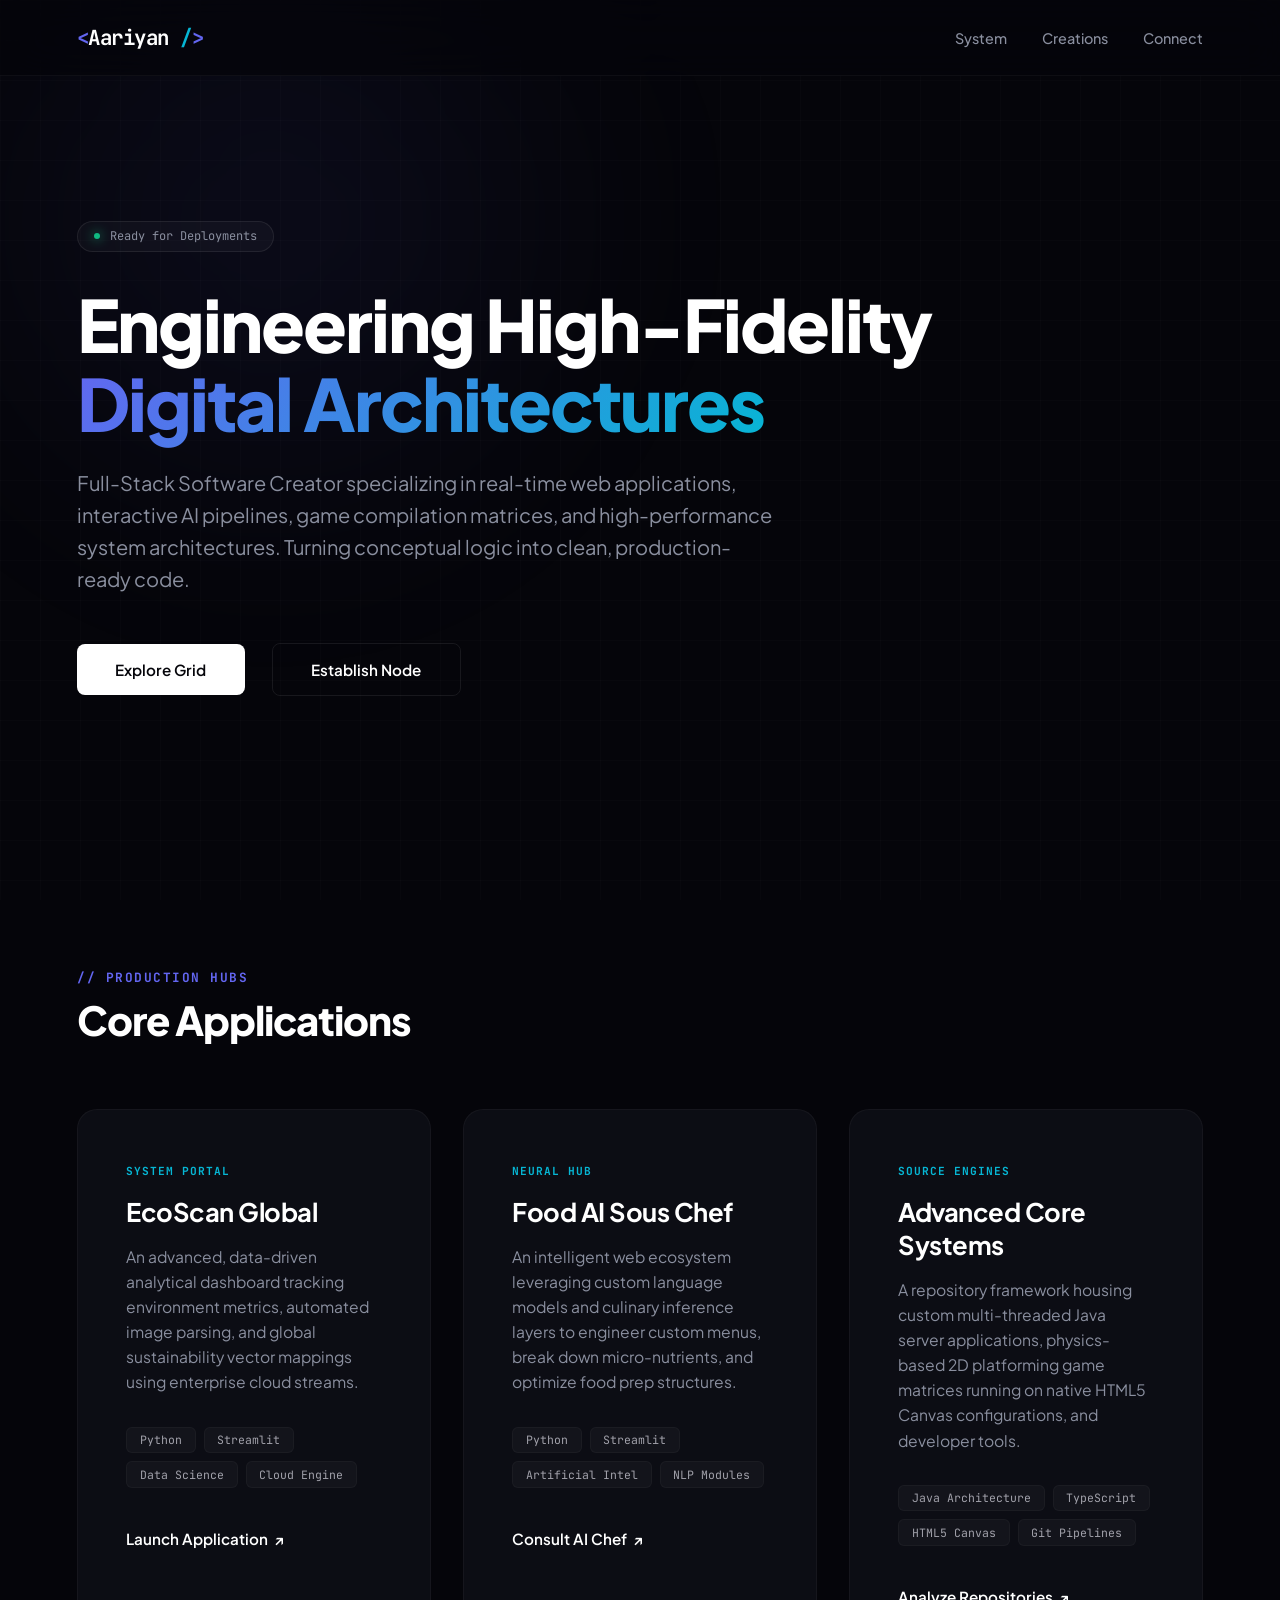
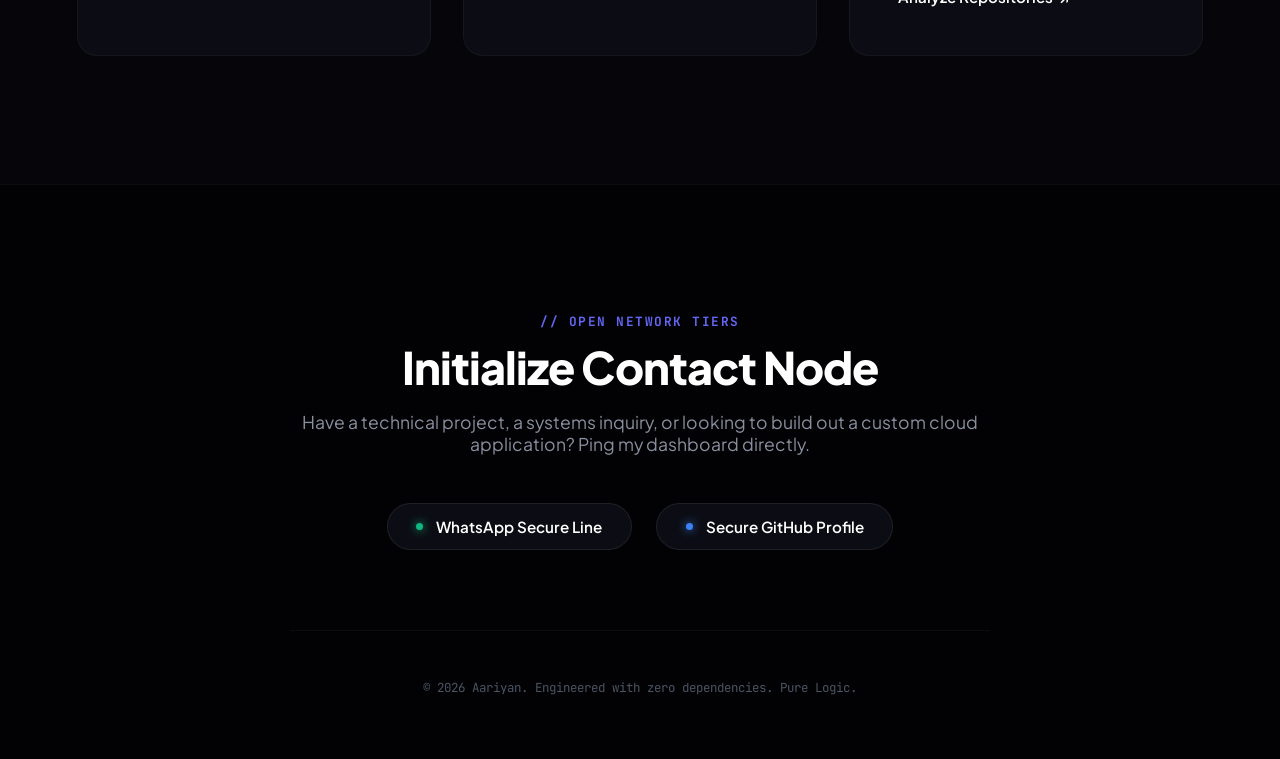
<file: index.html>
<!DOCTYPE html>
<html lang="en">
<head>
    <meta name="description" content="Aariyan - Full-Stack Developer & Software Creator. Portfolio featuring EcoScan Global, Food AI Sous Chef, and advanced system architectures.">
<meta name="keywords" content="Aariyan, Aariyan Portfolio, EcoScan Global, Food AI Sous Chef, Full-Stack Developer, Streamlit, Python Developer">
<meta name="author" content="Aariyan">
<meta name="robots" content="index, follow">
    <meta charset="UTF-8">
    <meta name="viewport" content="width=device-width, initial-scale=1.0">
    <title>Aariyan | Elite Software Engineer & Full-Stack Architect</title>
    <link rel="stylesheet" href="style.css">
    <link href="https://fonts.googleapis.com/css2?family=Plus+Jakarta+Sans:wght@400;500;600;700;800&family=JetBrains+Mono:wght@400;500;700&display=swap" rel="stylesheet">
</head>
<body>

    <div class="cyber-grid"></div>
    <div class="radial-glow"></div>

    <header>
        <div class="logo">
            <span class="bracket">&lt;</span>Aariyan <span class="accent-dot">/</span><span class="bracket">&gt;</span>
        </div>
        <nav>
            <a href="#about" class="nav-link">System</a>
            <a href="#projects" class="nav-link">Creations</a>
            <a href="#contact" class="nav-link">Connect</a>
        </nav>
    </header>

    <section class="hero-section" id="about">
        <div class="hero-container">
            <div class="status-badge scroll-animate">
                <span class="pulse-indicator"></span> Ready for Deployments
            </div>
            <h1 class="scroll-animate">Engineering High-Fidelity <span class="gradient-text">Digital Architectures</span></h1>
            <p class="hero-bio scroll-animate">
                Full-Stack Software Creator specializing in real-time web applications, interactive AI pipelines, game compilation matrices, and high-performance system architectures. Turning conceptual logic into clean, production-ready code.
            </p>
            <div class="hero-cta scroll-animate">
                <a href="#projects" class="btn primary-btn">Explore Grid</a>
                <a href="#contact" class="btn secondary-btn">Establish Node</a>
            </div>
        </div>
    </section>

    <section class="projects-section" id="projects">
        <div class="section-header scroll-animate">
            <span class="section-tag">// PRODUCTION HUBS</span>
            <h2>Core Applications</h2>
        </div>

        <div class="bento-grid">
            
            <div class="bento-card scroll-animate">
                <div class="card-glow"></div>
                <div class="card-content">
                    <div class="card-meta">
                        <span class="system-tag">SYSTEM PORTAL</span>
                    </div>
                    <h3>EcoScan Global</h3>
                    <p>An advanced, data-driven analytical dashboard tracking environment metrics, automated image parsing, and global sustainability vector mappings using enterprise cloud streams.</p>
                    <div class="tech-stack">
                        <span>Python</span>
                        <span>Streamlit</span>
                        <span>Data Science</span>
                        <span>Cloud Engine</span>
                    </div>
                    <a href="https://ecoscan-global.streamlit.app" target="_blank" class="launch-anchor">
                        Launch Application <span class="arrow">&nearr;</span>
                    </a>
                </div>
            </div>

            <div class="bento-card scroll-animate">
                <div class="card-glow"></div>
                <div class="card-content">
                    <div class="card-meta">
                        <span class="system-tag">NEURAL HUB</span>
                    </div>
                    <h3>Food AI Sous Chef</h3>
                    <p>An intelligent web ecosystem leveraging custom language models and culinary inference layers to engineer custom menus, break down micro-nutrients, and optimize food prep structures.</p>
                    <div class="tech-stack">
                        <span>Python</span>
                        <span>Streamlit</span>
                        <span>Artificial Intel</span>
                        <span>NLP Modules</span>
                    </div>
                    <a href="https://food-ai-sous-chef.streamlit.app" target="_blank" class="launch-anchor">
                        Consult AI Chef <span class="arrow">&nearr;</span>
                    </a>
                </div>
            </div>

            <div class="bento-card scroll-animate">
                <div class="card-glow"></div>
                <div class="card-content">
                    <div class="card-meta">
                        <span class="system-tag">SOURCE ENGINES</span>
                    </div>
                    <h3>Advanced Core Systems</h3>
                    <p>A repository framework housing custom multi-threaded Java server applications, physics-based 2D platforming game matrices running on native HTML5 Canvas configurations, and developer tools.</p>
                    <div class="tech-stack">
                        <span>Java Architecture</span>
                        <span>TypeScript</span>
                        <span>HTML5 Canvas</span>
                        <span>Git Pipelines</span>
                    </div>
                    <a href="https://github.com/Aariyan06012" target="_blank" class="launch-anchor">
                        Analyze Repositories <span class="arrow">&nearr;</span>
                    </a>
                </div>
            </div>

        </div>
    </section>

    <footer id="contact" class="scroll-animate">
        <div class="footer-container">
            <span class="section-tag">// OPEN NETWORK TIERS</span>
            <h2>Initialize Contact Node</h2>
            <p class="footer-desc">Have a technical project, a systems inquiry, or looking to build out a custom cloud application? Ping my dashboard directly.</p>
            
            <div class="contact-channels">
                <a href="https://wa.me/9967571216" target="_blank" class="contact-pill whatsapp-pill">
                    <span class="pill-dot green-dot"></span> WhatsApp Secure Line
                </a>
                <a href="https://github.com/Aariyan06012" target="_blank" class="contact-pill github-pill">
                    <span class="pill-dot blue-dot"></span> Secure GitHub Profile
                </a>
            </div>

            <div class="system-footer-meta">
                <p class="copyright">&copy; 2026 Aariyan. Engineered with zero dependencies. Pure Logic.</p>
            </div>
        </div>
    </footer>

    <script>
        const observerOptions = {
            root: null,
            rootMargin: '0px',
            threshold: 0.15
        };

        const observer = new IntersectionObserver((entries) => {
            entries.forEach(entry => {
                if (entry.isIntersecting) {
                    entry.target.classList.add('animate-visible');
                }
            });
        }, observerOptions);

        document.querySelectorAll('.scroll-animate').forEach((element) => {
            observer.observe(element);
        });
    </script>

</body>
</html>
</file>
<file: style.css>
/* ==========================================================================
   THE CYBER-GRID PREMIUM DESIGN SYSTEM
   ========================================================================== */

:root {
    --bg-black: #05050a;
    --bg-surface: #0c0d14;
    --bg-surface-elevated: #121420;
    --border-dim: rgba(255, 255, 255, 0.04);
    --border-bright: rgba(255, 255, 255, 0.08);
    
    /* Neon Color Arrays */
    --text-pure: #ffffff;
    --text-dim: #8a8f9f;
    --cyan-glow: #06b6d4;
    --violet-glow: #6366f1;
    --neon-gradient: linear-gradient(135deg, #6366f1 0%, #06b6d4 100%);
    
    /* Hardware Accelerated Spring Physics Curve */
    --spring-transition: all 0.6s cubic-bezier(0.25, 1, 0.5, 1);
}

/* --- Base Framework Elements --- */
* {
    margin: 0;
    padding: 0;
    box-sizing: border-box;
    scroll-behavior: smooth;
}

body {
    background-color: var(--bg-black);
    color: var(--text-pure);
    font-family: 'Plus Jakarta Sans', sans-serif;
    overflow-x: hidden;
    -webkit-font-smoothing: antialiased;
}

/* Background Atmospheric Canvas Nodes */
.cyber-grid {
    position: fixed;
    top: 0;
    left: 0;
    width: 100vw;
    height: 100vh;
    background-image: linear-gradient(rgba(255, 255, 255, 0.015) 1px, transparent 1px),
                      linear-gradient(90deg, rgba(255, 255, 255, 0.015) 1px, transparent 1px);
    background-size: 40px 40px;
    z-index: -2;
    pointer-events: none;
}

.radial-glow {
    position: fixed;
    top: -20%;
    left: -10%;
    width: 800px;
    height: 800px;
    background: radial-gradient(circle, rgba(99, 102, 241, 0.08) 0%, transparent 70%);
    z-index: -1;
    pointer-events: none;
    filter: blur(80px);
}

/* --- Fixed Transparent Navigation --- */
header {
    display: flex;
    justify-content: space-between;
    align-items: center;
    padding: 1.5rem 6%;
    position: sticky;
    top: 0;
    background: rgba(5, 5, 10, 0.7);
    backdrop-filter: blur(20px);
    -webkit-backdrop-filter: blur(20px);
    border-bottom: 1px solid var(--border-dim);
    z-index: 9999;
}

.logo {
    font-family: 'JetBrains Mono', monospace;
    font-weight: 700;
    font-size: 1.3rem;
    letter-spacing: -0.5px;
}

.bracket { color: var(--violet-glow); }
.accent-dot { color: var(--cyan-glow); }

nav a {
    color: var(--text-dim);
    text-decoration: none;
    margin-left: 2rem;
    font-weight: 500;
    font-size: 0.9rem;
    transition: var(--spring-transition);
}

nav a:hover {
    color: var(--text-pure);
    text-shadow: 0 0 10px rgba(255,255,255,0.2);
}

/* --- THE SCROLL ANIMATION ENGINE ENGINE CORE --- */
.scroll-animate {
    opacity: 0;
    transform: translateY(30px);
    transition: opacity 0.8s ease-out, transform 0.8s cubic-bezier(0.25, 1, 0.5, 1);
    will-change: transform, opacity;
}

/* This class triggers via JavaScript immediately as user scrolls */
.scroll-animate.animate-visible {
    opacity: 1;
    transform: translateY(0);
}

/* --- High-End Dashboard Hero Section --- */
.hero-section {
    min-height: 85vh;
    display: flex;
    align-items: center;
    padding: 0 6%;
}

.hero-container {
    max-width: 900px;
}

.status-badge {
    display: inline-flex;
    align-items: center;
    background: rgba(255, 255, 255, 0.03);
    border: 1px solid var(--border-bright);
    padding: 0.4rem 1rem;
    border-radius: 100px;
    font-family: 'JetBrains Mono', monospace;
    font-size: 0.75rem;
    color: var(--text-dim);
    margin-bottom: 2rem;
}

.pulse-indicator {
    width: 6px;
    height: 6px;
    background-color: #10b981;
    border-radius: 50%;
    margin-right: 0.6rem;
    box-shadow: 0 0 12px #10b981;
}

.hero-container h1 {
    font-size: 4.5rem;
    font-weight: 800;
    letter-spacing: -2px;
    line-height: 1.1;
    margin-bottom: 1.5rem;
}

.gradient-text {
    background: var(--neon-gradient);
    -webkit-background-clip: text;
    -webkit-text-fill-color: transparent;
}

.hero-bio {
    color: var(--text-dim);
    font-size: 1.25rem;
    line-height: 1.6;
    margin-bottom: 3rem;
    max-width: 700px;
}

/* Premium Component Buttons */
.btn {
    display: inline-block;
    padding: 1rem 2.4rem;
    border-radius: 8px;
    font-weight: 600;
    text-decoration: none;
    font-size: 0.95rem;
    transition: var(--spring-transition);
}

.primary-btn {
    background: var(--text-pure);
    color: var(--bg-black);
    margin-right: 1.5rem;
}

.primary-btn:hover {
    transform: translateY(-4px);
    box-shadow: 0 10px 25px rgba(255, 255, 255, 0.15);
}

.secondary-btn {
    background: transparent;
    color: var(--text-pure);
    border: 1px solid var(--border-bright);
}

.secondary-btn:hover {
    background: rgba(255, 255, 255, 0.03);
    border-color: var(--text-pure);
    transform: translateY(-4px);
}

/* --- Bento Grid Creations Engine --- */
.projects-section {
    padding: 8rem 6%;
}

.section-header {
    margin-bottom: 4rem;
}

.section-tag {
    font-family: 'JetBrains Mono', monospace;
    color: var(--violet-glow);
    font-size: 0.8rem;
    font-weight: 700;
    letter-spacing: 1.5px;
    display: block;
    margin-bottom: 0.5rem;
}

.projects-section h2 {
    font-size: 2.5rem;
    font-weight: 800;
    letter-spacing: -1px;
}

.bento-grid {
    display: grid;
    grid-template-columns: repeat(auto-fit, minmax(340px, 1fr));
    gap: 2rem;
}

/* Micro-Interactive Glassmorphic Cards */
.bento-card {
    background: var(--bg-surface);
    border: 1px solid var(--border-dim);
    border-radius: 20px;
    position: relative;
    overflow: hidden;
    transition: var(--spring-transition);
}

.card-content {
    padding: 3rem;
    position: relative;
    z-index: 5;
}

.system-tag {
    font-family: 'JetBrains Mono', monospace;
    font-size: 0.7rem;
    color: var(--cyan-glow);
    font-weight: 700;
    letter-spacing: 1px;
}

.bento-card h3 {
    font-size: 1.6rem;
    font-weight: 700;
    margin: 1rem 0;
    letter-spacing: -0.5px;
}

.bento-card p {
    color: var(--text-dim);
    font-size: 0.98rem;
    line-height: 1.6;
    margin-bottom: 2rem;
}

.tech-stack {
    display: flex;
    flex-wrap: wrap;
    gap: 0.5rem;
    margin-bottom: 2.5rem;
}

.tech-stack span {
    font-family: 'JetBrains Mono', monospace;
    font-size: 0.72rem;
    background: rgba(255, 255, 255, 0.03);
    border: 1px solid rgba(255, 255, 255, 0.03);
    padding: 0.3rem 0.8rem;
    border-radius: 6px;
    color: #a1a1aa;
}

/* The Link Interactions */
.launch-anchor {
    color: var(--text-pure);
    text-decoration: none;
    font-weight: 600;
    font-size: 0.95rem;
    display: inline-flex;
    align-items: center;
    transition: var(--spring-transition);
}

.arrow {
    margin-left: 0.4rem;
    transition: transform 0.3s cubic-bezier(0.25, 1, 0.5, 1);
}

/* Hover Event Matrix Trigger */
.bento-card:hover {
    transform: translateY(-8px);
    background: var(--bg-surface-elevated);
    border-color: rgba(99, 102, 241, 0.3);
    box-shadow: 0 20px 40px rgba(0, 0, 0, 0.5), 0 0 30px rgba(99, 102, 241, 0.05);
}

.bento-card:hover .launch-anchor {
    color: var(--cyan-glow);
}

.bento-card:hover .arrow {
    transform: translate(3px, -3px);
}

/* --- Direct Portal Connection Footer --- */
footer {
    background: #020205;
    padding: 8rem 6% 4rem 6%;
    border-top: 1px solid var(--border-dim);
    text-align: center;
}

.footer-container {
    max-width: 700px;
    margin: 0 auto;
}

footer h2 {
    font-size: 2.8rem;
    font-weight: 800;
    letter-spacing: -1px;
    margin-bottom: 1rem;
}

.footer-desc {
    color: var(--text-dim);
    font-size: 1.1rem;
    margin-bottom: 3rem;
}

/* Contact Module Configurations */
.contact-channels {
    display: flex;
    justify-content: center;
    gap: 1.5rem;
    margin-bottom: 5rem;
    flex-wrap: wrap;
}

.contact-pill {
    display: inline-flex;
    align-items: center;
    background: var(--bg-surface);
    border: 1px solid var(--border-bright);
    padding: 0.8rem 1.8rem;
    border-radius: 100px;
    color: var(--text-pure);
    text-decoration: none;
    font-weight: 600;
    font-size: 0.95rem;
    transition: var(--spring-transition);
}

.pill-dot {
    width: 7px;
    height: 7px;
    border-radius: 50%;
    margin-right: 0.8rem;
}

.green-dot { background: #10b981; box-shadow: 0 0 10px #10b981; }
.blue-dot { background: #3b82f6; box-shadow: 0 0 10px #3b82f6; }

.whatsapp-pill:hover {
    border-color: #10b981;
    background: rgba(16, 185, 129, 0.03);
    transform: translateY(-3px);
}

.github-pill:hover {
    border-color: #3b82f6;
    background: rgba(59, 130, 246, 0.03);
    transform: translateY(-3px);
}

.system-footer-meta {
    border-top: 1px solid var(--border-dim);
    padding-top: 3rem;
}

.copyright {
    font-family: 'JetBrains Mono', monospace;
    font-size: 0.78rem;
    color: #4b5563 !important;
}

/* --- Responsive Scaling Matrix --- */
@media (max-width: 968px) {
    .hero-container h1 { font-size: 3.2rem; }
    .projects-section { padding: 5rem 4%; }
    footer { padding: 5rem 4% 3rem 4%; }
}

@media (max-width: 500px) {
    .hero-container h1 { font-size: 2.5rem; }
    .hero-cta .btn { width: 100%; margin-bottom: 1rem; text-align: center; }
    header { padding: 1rem 5%; }
}
</file>
